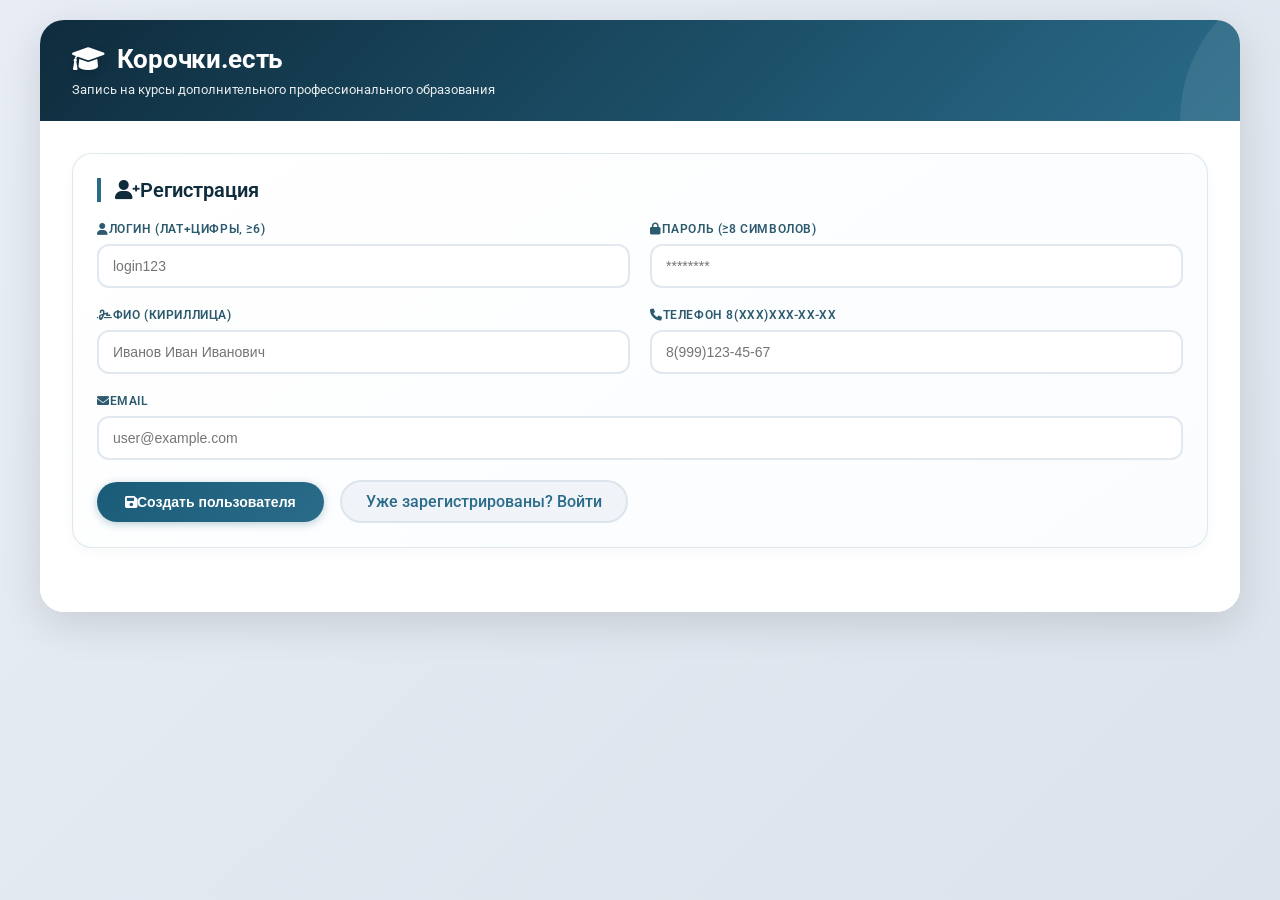
<file: index.html>
<!DOCTYPE html>
<html lang="ru">
<head>
    <meta charset="UTF-8">
    <meta name="viewport" content="width=device-width, initial-scale=1.0">
    <title>Корочки.есть | Запись на курсы</title>
    <link href="https://fonts.googleapis.com/css2?family=Roboto:wght@300;400;500;700&display=swap" rel="stylesheet">
    <link rel="stylesheet" href="https://cdnjs.cloudflare.com/ajax/libs/font-awesome/6.0.0-beta3/css/all.min.css">
    <link rel="stylesheet" href="style.css">
</head>
<body>
<div class="main-wrapper">
    <div class="top-header">
        <h1><i class="fas fa-graduation-cap"></i>Корочки.есть</h1>
        <p>Запись на курсы дополнительного профессионального образования</p>
    </div>
    <div class="content-box">
        <!-- ===== БЛОК РЕГИСТРАЦИИ ===== -->
        <div class="form-card" id="blockRegistraciya">
            <h2><i class="fas fa-user-plus"></i>Регистрация</h2>
            <form id="formaRegistracii">
                <div class="form-row">
                    <div class="input-group">
                        <label><i class="fas fa-user"></i>Логин (лат+цифры, ≥6)</label>
                        <input type="text" id="regLogin" placeholder="login123" required>
                    </div>
                    <div class="input-group">
                        <label><i class="fas fa-lock"></i>Пароль (≥8 символов)</label>
                        <input type="password" id="regPassword" placeholder="********" required>
                    </div>
                </div>
                <div class="form-row">
                    <div class="input-group">
                        <label><i class="fas fa-signature"></i>ФИО (кириллица)</label>
                        <input type="text" id="regFio" placeholder="Иванов Иван Иванович" required>
                    </div>
                    <div class="input-group">
                        <label><i class="fas fa-phone"></i>Телефон 8(XXX)XXX-XX-XX</label>
                        <input type="text" id="regPhone" placeholder="8(999)123-45-67" required>
                    </div>
                </div>
                <div class="form-row">
                    <div class="input-group">
                        <label><i class="fas fa-envelope"></i>Email</label>
                        <input type="email" id="regEmail" placeholder="user@example.com" required>
                    </div>
                </div>
                <button class="btn-primary" onclick="registerNewUser()"><i class="fas fa-save"></i>Создать пользователя</button>
                <a type="button" id="perehodVhod" class="btn-secondary" href="auth.html" style="margin-left: 12px;">Уже зарегистрированы? Войти</a>
            </form>
        </div>
    </div>
</div>
<script src="./js/auth.js"></script>
</body>
</html>
</file>
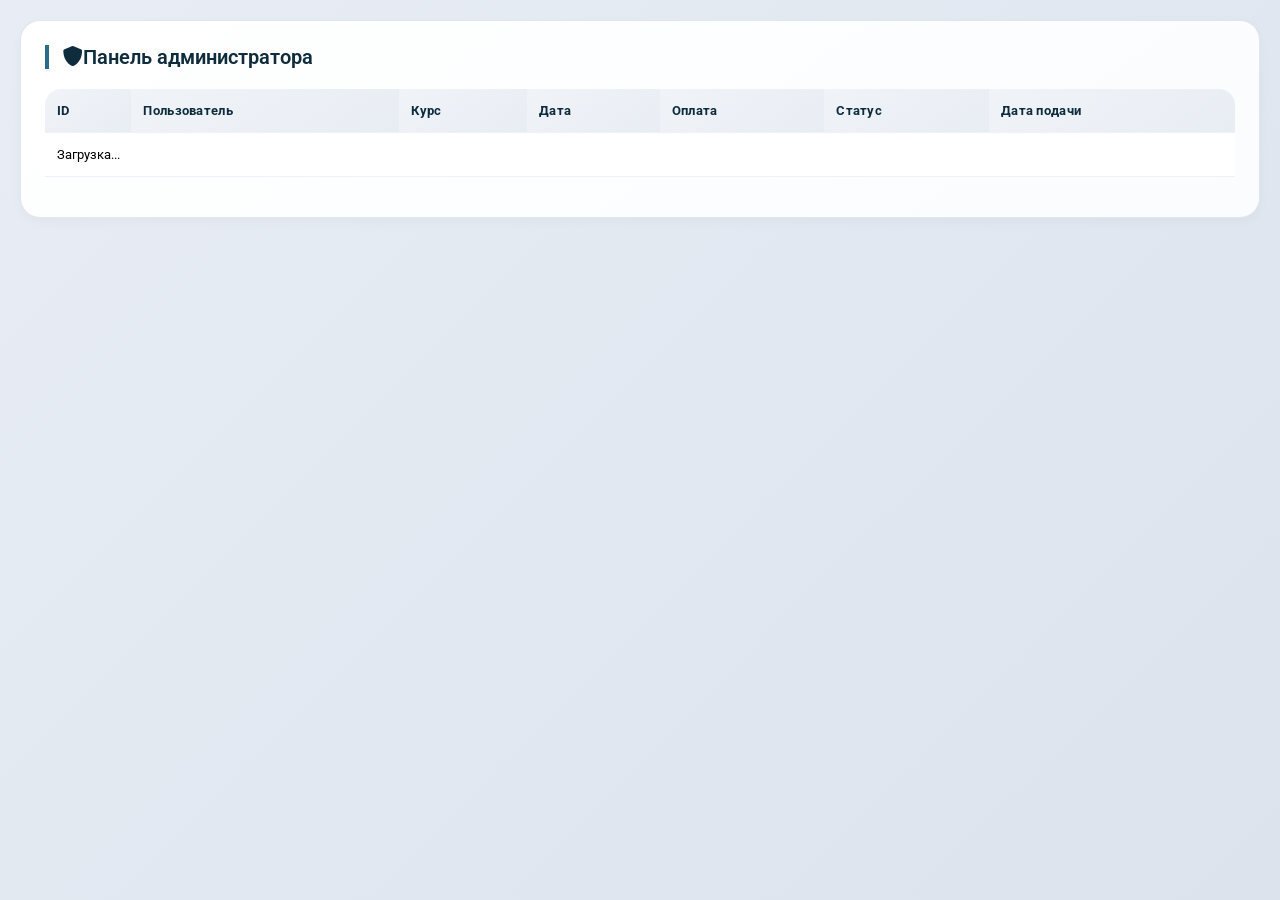
<file: adminpanel.html>
<!DOCTYPE html>
<html lang="en">
<head>
    <meta charset="UTF-8">
    <meta name="viewport" content="width=device-width, initial-scale=1.0">
    <title>Корочки.есть | Запись на курсы</title>
    <link href="https://fonts.googleapis.com/css2?family=Roboto:wght@300;400;500;700&display=swap" rel="stylesheet">
    <link rel="stylesheet" href="https://cdnjs.cloudflare.com/ajax/libs/font-awesome/6.0.0-beta3/css/all.min.css">
    <link rel="stylesheet" href="style.css">
</head>
<body>
    <div id="mainAppContent">
    <!-- Панель администратора -->
    <div class="form-card" id="adminPanel">
        <h2><i class="fas fa-shield-alt"></i>Панель администратора</h2>
        <div class="table-block">
            <table class="data-grid" id="adminTable">
                <thead>
                    <tr><th>ID</th><th>Пользователь</th><th>Курс</th><th>Дата</th><th>Оплата</th><th>Статус</th><th>Дата подачи</th></tr>
                </thead>
                <tbody id="adminTableBody">
                    <tr><td colspan="7">Загрузка... </td></tr>
                </tbody>
            </table>
        </div>
    </div>
    </div>
    <script src="./js/admin.js"></script>
</body>
</html>
</file>
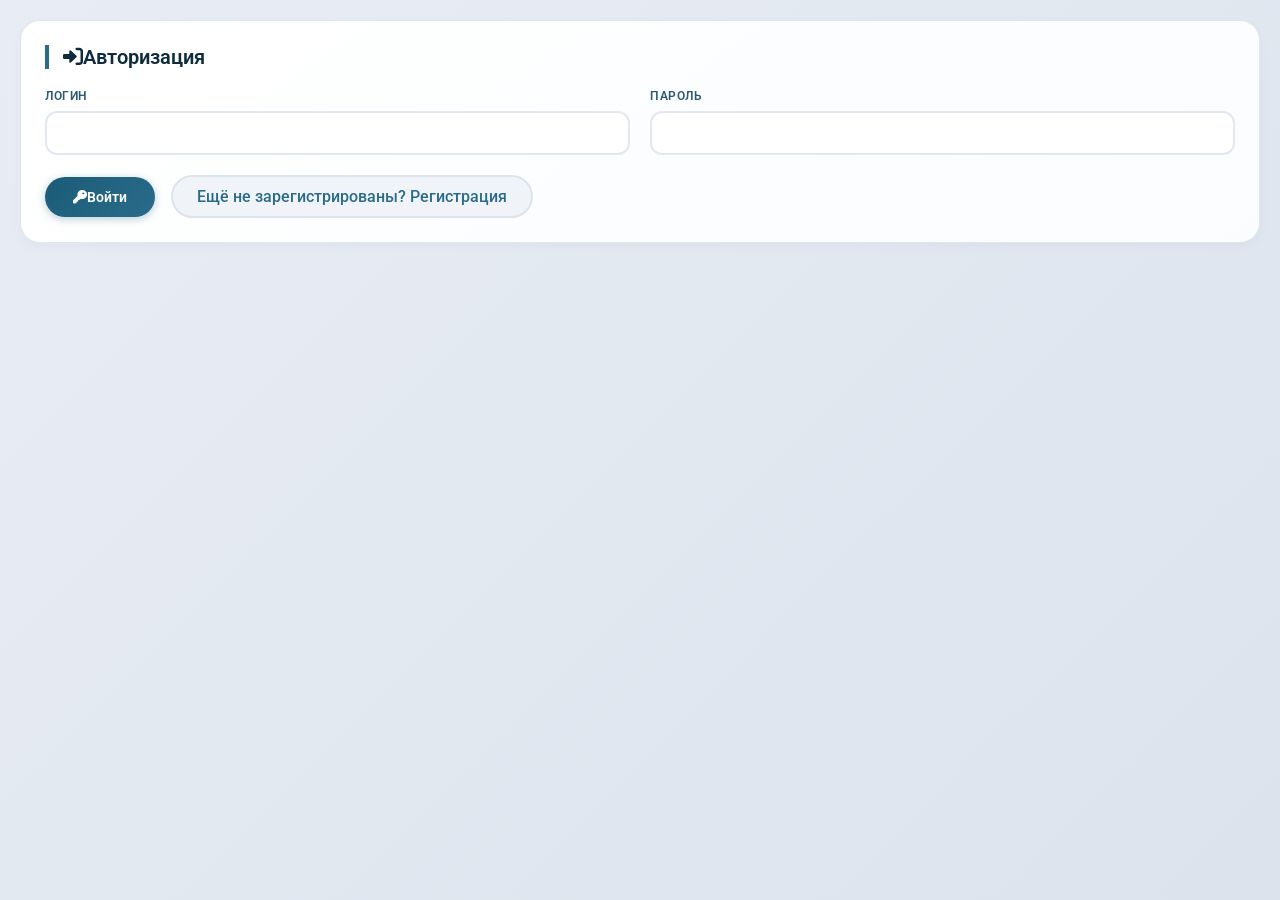
<file: auth.html>
<!DOCTYPE html>
<html lang="en">
<head>
    <meta charset="UTF-8">
    <meta name="viewport" content="width=device-width, initial-scale=1.0">
    <title>Корочки.есть | Запись на курсы</title>
    <link href="https://fonts.googleapis.com/css2?family=Roboto:wght@300;400;500;700&display=swap" rel="stylesheet">
    <link rel="stylesheet" href="https://cdnjs.cloudflare.com/ajax/libs/font-awesome/6.0.0-beta3/css/all.min.css">
    <link rel="stylesheet" href="style.css">
</head>
<body>
    <!-- ===== БЛОК АВТОРИЗАЦИИ ===== -->
    <div class="form-card" id="blockAvtorizaciya">
        <h2><i class="fas fa-sign-in-alt"></i>Авторизация</h2>
        <form id="formaAvtorizacii">
            <div class="form-row">
                <div class="input-group">
                    <label>Логин</label>
                    <input type="text" id="authLogin" required>
                </div>
                <div class="input-group">
                    <label>Пароль</label>
                    <input type="password" id="authPassword" required>
                </div>
            </div>
            <a class="btn-primary" onclick="authenticateUser()"><i class="fas fa-key"></i>Войти</a>
            <a type="button" id="perehodReg" class="btn-secondary" href="index.html" style="margin-left: 12px;">Ещё не зарегистрированы? Регистрация</a>
        </form>
    </div>
    <script src="./js/auth.js"></script>
</body>
</html>
</file>
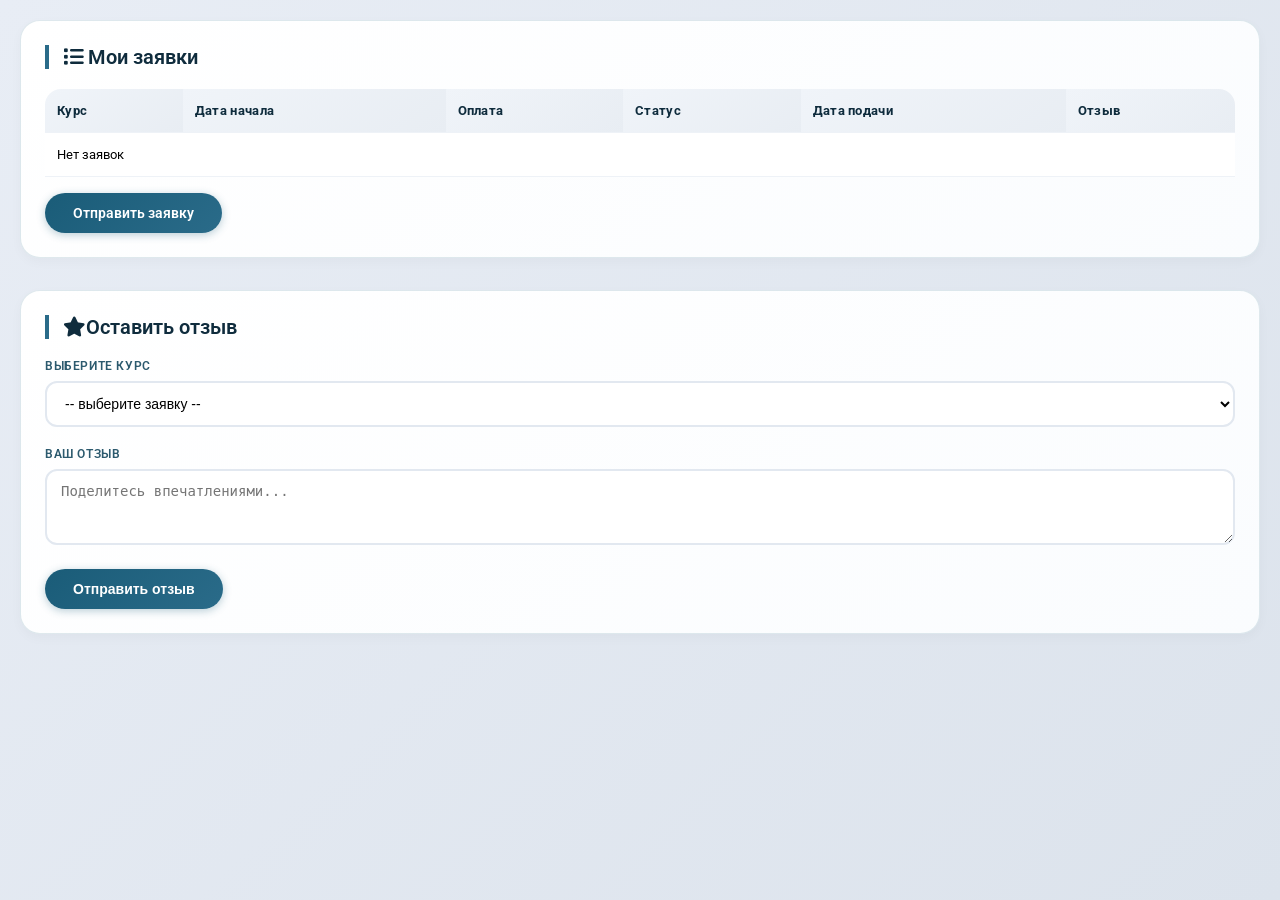
<file: content.html>
<!DOCTYPE html>
<html lang="en">
<head>
    <meta charset="UTF-8">
    <meta name="viewport" content="width=device-width, initial-scale=1.0">
    <title>Корочки.есть | Запись на курсы</title>
    <link href="https://fonts.googleapis.com/css2?family=Roboto:wght@300;400;500;700&display=swap" rel="stylesheet">
    <link rel="stylesheet" href="https://cdnjs.cloudflare.com/ajax/libs/font-awesome/6.0.0-beta3/css/all.min.css">
    <link rel="stylesheet" href="style.css">
</head>
<body>
<!-- ===== ОСНОВНОЙ КОНТЕНТ ПОСЛЕ ВХОДА ===== -->
<div id="mainAppContent">
    <!-- Мои заявки -->
    <div class="form-card">
        <h2><i class="fas fa-list"></i> Мои заявки</h2>
        <div class="table-block">
            <table class="data-grid" id="myTicketsTable">
                <thead>
                <tr><th>Курс</th><th>Дата начала</th><th>Оплата</th><th>Статус</th><th>Дата подачи</th><th>Отзыв</th></tr>
                </thead>
                <tbody id="myTicketsBody">
                <tr><td colspan="6">Нет заявок</td></tr>
                </tbody>
            </table>
        </div>
        <a type="submit" class="btn-primary" href="zayavka.html">Отправить заявку</a>
    </div>
    <!-- Отзывы -->
    <div class="form-card">
        <h2><i class="fas fa-star"></i>Оставить отзыв</h2>
        <div class="form-row">
            <div class="input-group">
                <label>Выберите курс</label>
                <select id="otzyvKursId">
                    <option value="">-- выберите заявку --</option>
                </select>
            </div>
        </div>
        <div class="form-row">
            <div class="input-group">
                <label>Ваш отзыв</label>
                <textarea id="otzyvText" rows="3" placeholder="Поделитесь впечатлениями..."></textarea>
            </div>
        </div>
        <button id="sendOtzyvBtn" class="btn-primary" onclick="submitNewReview()">Отправить отзыв</button>
    </div>
</div>
<script src="js/content.js"></script>
</body>
</html>
</file>
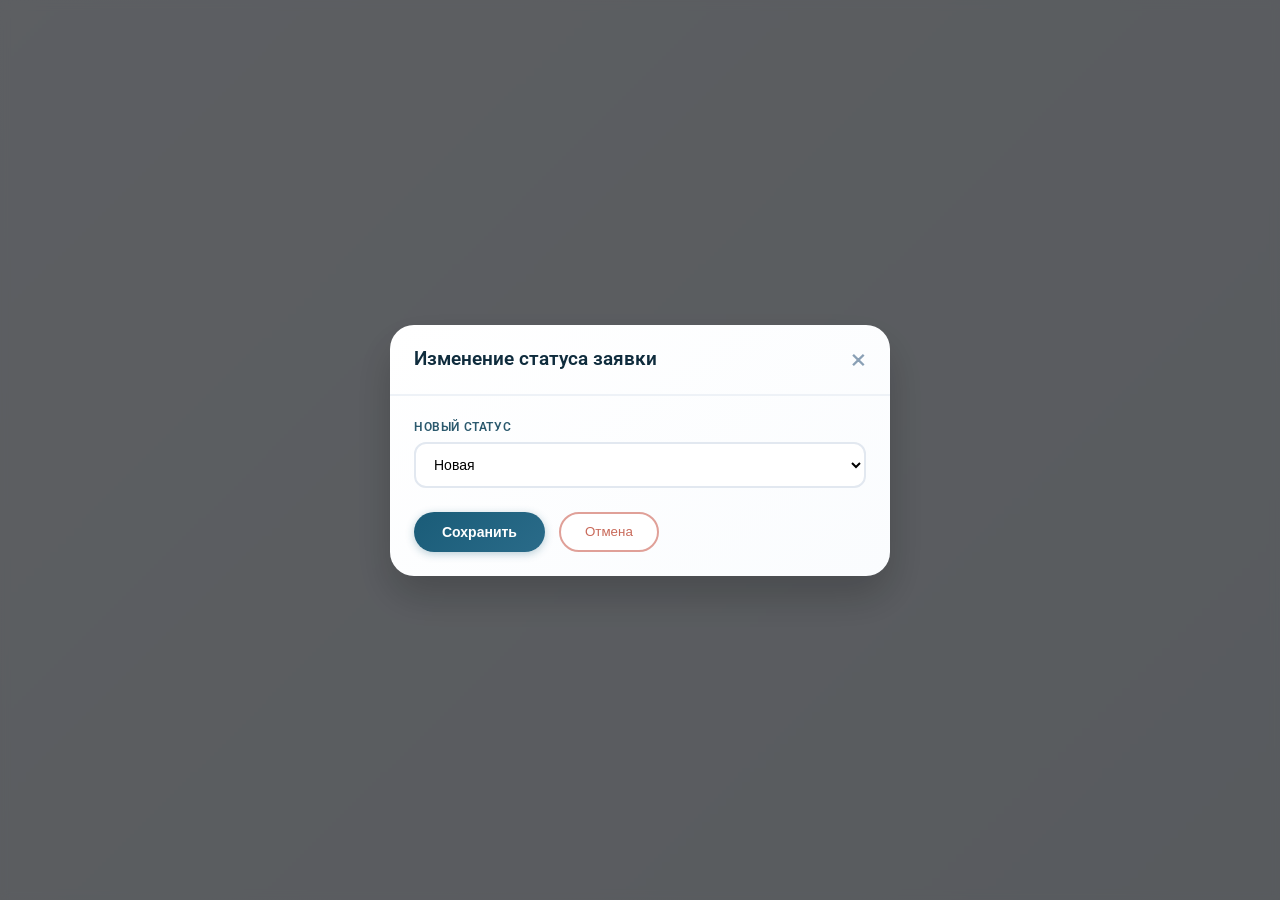
<file: poppap.html>
<!DOCTYPE html>
<html lang="en">
<head>
    <meta charset="UTF-8">
    <meta name="viewport" content="width=device-width, initial-scale=1.0">
    <title>Корочки.есть | Запись на курсы</title>
    <link href="https://fonts.googleapis.com/css2?family=Roboto:wght@300;400;500;700&display=swap" rel="stylesheet">
    <link rel="stylesheet" href="https://cdnjs.cloudflare.com/ajax/libs/font-awesome/6.0.0-beta3/css/all.min.css">
    <link rel="stylesheet" href="style.css">
</head>
<body>
<!-- Модальное окно для редактирования статуса (админ) -->
<div id="statusModal" class="modal-overlay" style="display: flex;">
    <div class="modal-window">
        <div class="modal-header">
            <h3>Изменение статуса заявки</h3>
            <span class="modal-close" id="closeStatusModal">&times;</span>
        </div>
        <div class="modal-body">
            <form id="statusChangeForm">
                <input type="hidden" id="statusZayavkaId">
                <div class="input-group">
                    <label>Новый статус</label>
                    <select id="newStatusSelect">
                        <option value="new">Новая</option>
                        <option value="learning">Идет обучение</option>
                        <option value="finished">Обучение завершено</option>
                    </select>
                </div>
                <div class="form-buttons">
                    <button type="submit" class="btn-primary">Сохранить</button>
                    <button type="button" class="btn-danger" id="cancelStatusBtn">Отмена</button>
                </div>
            </form>
        </div>
    </div>
</div>
</body>
</html>
</file>
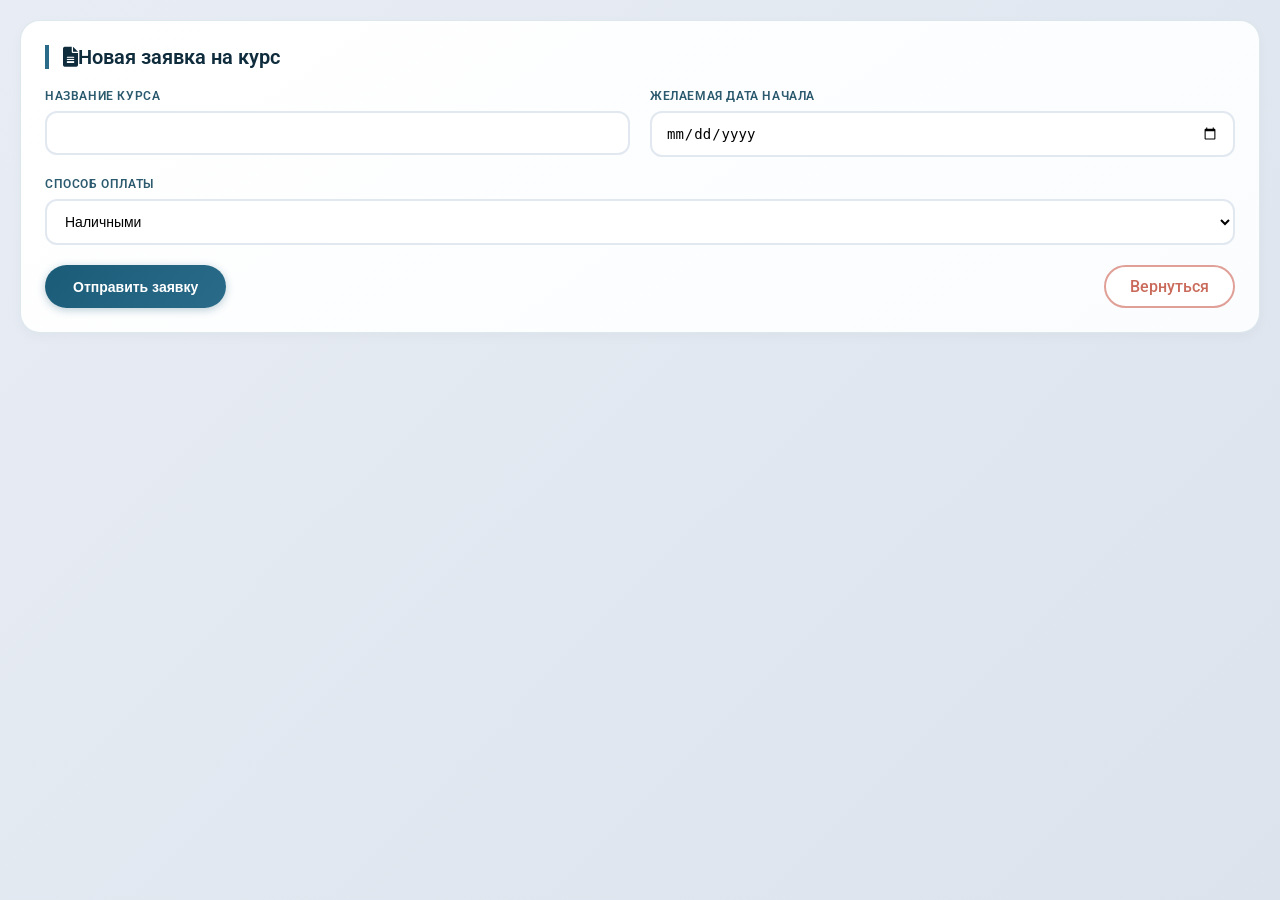
<file: zayavka.html>
<!DOCTYPE html>
<html lang="en">
<head>
    <meta charset="UTF-8">
    <meta name="viewport" content="width=device-width, initial-scale=1.0">
    <title>Корочки.есть | Запись на курсы</title>
    <link href="https://fonts.googleapis.com/css2?family=Roboto:wght@300;400;500;700&display=swap" rel="stylesheet">
    <link rel="stylesheet" href="https://cdnjs.cloudflare.com/ajax/libs/font-awesome/6.0.0-beta3/css/all.min.css">
    <link rel="stylesheet" href="style.css">
</head>
<body>
<div id="mainAppContent">
    <!-- Создание заявки -->
    <div class="form-card">
        <h2><i class="fas fa-file-alt"></i>Новая заявка на курс</h2>
        <form id="formaZayavki">
            <div class="form-row">
                <div class="input-group">
                    <label>Название курса</label>
                    <input type="text" id="kursName" required>
                </div>
                <div class="input-group">
                    <label>Желаемая дата начала</label>
                    <input type="date" id="kursDate" required>
                </div>
            </div>
            <div class="form-row">
                <div class="input-group">
                    <label>Способ оплаты</label>
                    <select id="sposobOplaty">
                        <option value="cash">Наличными</option>
                        <option value="transfer">Перевод по номеру телефона</option>
                    </select>
                </div>
            </div>
            <div style="display: flex; justify-content: space-between;">
                <button class="btn-primary" onclick="createNewRequest()">Отправить заявку</button>
                <a href="content.html" class="btn-danger">Вернуться</a>
            </div>
        </form>
    </div>
</div>
<script src="js/request.js"></script>
</body>
</html>
</file>
<file: style.css>
* {
    margin: 0;
    padding: 0;
    box-sizing: border-box;
}

body {
    font-family: 'Roboto', sans-serif;
    background: linear-gradient(135deg, #e8edf5 0%, #dce3ec 100%);
    padding: 20px;
    min-height: 100vh;
}

.main-wrapper {
    max-width: 1300px;
    margin: 0 auto;
    background: white;
    border-radius: 24px;
    box-shadow: 0 12px 40px rgba(0,0,0,0.12);
    overflow: hidden;
    backdrop-filter: blur(2px);
}

.top-header {
    background: linear-gradient(135deg, #0f2c3d, #1a4b63, #2a6b89);
    color: white;
    padding: 24px 32px;
    position: relative;
    overflow: hidden;
}

.top-header::before {
    content: "";
    position: absolute;
    top: -50%;
    right: -20%;
    width: 300px;
    height: 300px;
    background: rgba(255,255,255,0.08);
    border-radius: 50%;
}

.top-header h1 {
    font-size: 26px;
    margin-bottom: 8px;
    position: relative;
    letter-spacing: -0.3px;
}

.top-header h1 i {
    margin-right: 12px;
    filter: drop-shadow(0 2px 4px rgba(0,0,0,0.2));
}

.top-header p {
    opacity: 0.9;
    font-size: 13px;
    position: relative;
}

.content-box {
    padding: 32px;
    background: #ffffff;
}

/* стили для форм */
.form-card {
    background: linear-gradient(145deg, #ffffff, #fafcfe);
    border-radius: 20px;
    padding: 24px;
    margin-bottom: 32px;
    border: 1px solid rgba(42, 107, 137, 0.15);
    box-shadow: 0 4px 12px rgba(0,0,0,0.03);
    transition: box-shadow 0.3s ease;
}

.form-card:hover {
    box-shadow: 0 8px 24px rgba(0,0,0,0.08);
}

.form-card h2 {
    font-size: 20px;
    margin-bottom: 20px;
    color: #0f2c3d;
    border-left: 4px solid #2a6b89;
    padding-left: 14px;
    font-weight: 600;
}

.form-row {
    display: flex;
    flex-wrap: wrap;
    gap: 20px;
    margin-bottom: 20px;
}

.input-group {
    flex: 1;
    min-width: 200px;
}

.input-group label {
    display: block;
    font-weight: 600;
    font-size: 12px;
    margin-bottom: 8px;
    color: #2c5a6e;
    text-transform: uppercase;
    letter-spacing: 0.6px;
}

.input-group input,
.input-group select,
.input-group textarea {
    width: 100%;
    padding: 12px 14px;
    border: 2px solid #e2e8f0;
    border-radius: 12px;
    font-size: 14px;
    transition: all 0.2s ease;
    background: #ffffff;
}

.input-group input:hover,
.input-group select:hover,
.input-group textarea:hover {
    border-color: #8db3c6;
}

.input-group input:focus,
.input-group select:focus,
.input-group textarea:focus {
    outline: none;
    border-color: #2a6b89;
    box-shadow: 0 0 0 3px rgba(42, 107, 137, 0.15);
}

.btn-primary {
    background: linear-gradient(135deg, #1a5c78, #2a6b89);
    color: white;
    border: none;
    padding: 12px 28px;
    border-radius: 40px;
    font-size: 14px;
    font-weight: 600;
    cursor: pointer;
    transition: all 0.25s ease;
    text-decoration: none;
    display: inline-block;
    text-align: center;
    box-shadow: 0 2px 8px rgba(26, 92, 120, 0.3);
}

.btn-primary:hover {
    background: linear-gradient(135deg, #0f4760, #1a5c78);
    transform: translateY(-2px);
    box-shadow: 0 6px 16px rgba(26, 92, 120, 0.4);
}

.btn-primary:active {
    transform: translateY(0);
}

.btn-secondary {
    color: #2a6b89;
    text-decoration: none;
    background: #f0f4f9;
    border: 2px solid #dce4ec;
    padding: 10px 24px;
    border-radius: 40px;
    cursor: pointer;
    transition: all 0.2s ease;
    display: inline-block;
    text-align: center;
    font-weight: 500;
}

.btn-secondary:hover {
    background: #e4ecf3;
    border-color: #2a6b89;
    transform: translateY(-1px);
}

.btn-danger {
    background: white;
    border: 2px solid #e0a098;
    color: #c96a5a;
    padding: 10px 24px;
    border-radius: 40px;
    cursor: pointer;
    text-decoration: none;
    display: inline-block;
    text-align: center;
    font-weight: 500;
    transition: all 0.2s ease;
}

.btn-status{
    border: 1px solid #2a6b89;
    padding: 8px 22px;
    border-radius: 40px;
    cursor: pointer;
    background: linear-gradient(135deg, #e8f2f7, #dcecf3);
    color: #1a5c78;
    display: inline-block;
    text-align: center;
    font-weight: 600;
    transition: all 0.2s ease;
}

.btn-status:hover {
    background: linear-gradient(135deg, #d4e6f0, #c8dee9);
    transform: scale(0.96);
}

.btn-danger:hover {
    background: linear-gradient(135deg, #c96a5a, #b85747);
    color: white;
    border-color: #b85747;
    transform: translateY(-1px);
}

.form-buttons{
    margin-top: 24px;
    display: flex;
    gap: 14px;
}

/* фильтры */
.filters-panel {
    background: linear-gradient(145deg, #fafcfe, #ffffff);
    border: 1px solid rgba(42, 107, 137, 0.2);
    border-radius: 18px;
    padding: 20px;
    margin-bottom: 32px;
    box-shadow: 0 2px 8px rgba(0,0,0,0.03);
}

.filters-panel h3 {
    font-size: 16px;
    margin-bottom: 16px;
    color: #0f2c3d;
    font-weight: 600;
}

.filters-line {
    display: flex;
    flex-wrap: wrap;
    gap: 16px;
    align-items: flex-end;
}

.filter-item {
    flex: 1;
    min-width: 140px;
}

.filter-item label {
    font-size: 11px;
    color: #6a8aa0;
    display: block;
    margin-bottom: 6px;
    font-weight: 600;
    letter-spacing: 0.5px;
}

.filter-item input,
.filter-item select {
    width: 100%;
    padding: 10px 12px;
    border: 2px solid #e2e8f0;
    border-radius: 10px;
    background: white;
    transition: border-color 0.2s ease;
}

.filter-item input:focus,
.filter-item select:focus {
    outline: none;
    border-color: #2a6b89;
}

/* таблица */
.table-block {
    overflow-x: auto;
    border-radius: 16px;
}

.data-grid {
    width: 100%;
    border-collapse: collapse;
    font-size: 13px;
    margin-bottom: 1rem;
    background: white;
}

.data-grid th,
.data-grid td {
    padding: 14px 12px;
    text-align: left;
    border-bottom: 1px solid #eef2f7;
}

.data-grid th {
    background: linear-gradient(145deg, #f0f4f9, #e8edf3);
    font-weight: 700;
    color: #0f2c3d;
    font-size: 13px;
    letter-spacing: 0.3px;
}

.data-grid tr {
    transition: all 0.2s ease;
}

.data-grid tr:hover {
    background: linear-gradient(90deg, #f8fbfe, #f0f5fa);
    transform: scale(1.01);
}

.status-tag {
    padding: 4px 12px;
    border-radius: 30px;
    font-size: 11px;
    font-weight: 600;
    white-space: nowrap;
    display: inline-block;
}

.status-new { background: linear-gradient(135deg, #e3f2fd, #d0e8f7); color: #1565c0; }
.status-learning { background: linear-gradient(135deg, #fff4e5, #ffe8cc); color: #e67e22; }
.status-done { background: linear-gradient(135deg, #e8f5e9, #d4edda); color: #2e7d32; }

.action-cell {
    display: flex;
    gap: 12px;
}

.action-cell button {
    background: none;
    border: none;
    cursor: pointer;
    font-size: 16px;
    transition: transform 0.1s ease;
}

.action-cell button:hover {
    transform: scale(1.1);
}

.modal-overlay {
    display: none;
    position: fixed;
    top: 0;
    left: 0;
    width: 100%;
    height: 100%;
    background: rgba(0,0,0,0.6);
    justify-content: center;
    align-items: center;
    z-index: 1000;
    backdrop-filter: blur(4px);
}

.modal-window {
    background: linear-gradient(145deg, #ffffff, #fafcfe);
    border-radius: 24px;
    width: 90%;
    max-width: 500px;
    animation: modalAppear 0.25s cubic-bezier(0.34, 1.2, 0.64, 1);
    box-shadow: 0 20px 40px rgba(0,0,0,0.2);
}

@keyframes modalAppear {
    from { opacity: 0; transform: scale(0.95) translateY(-20px); }
    to { opacity: 1; transform: scale(1) translateY(0); }
}

.modal-header {
    padding: 18px 24px;
    border-bottom: 2px solid #eef2f7;
    display: flex;
    justify-content: space-between;
    align-items: center;
}

.modal-header h3 {
    color: #0f2c3d;
    font-weight: 600;
}

.modal-close {
    font-size: 28px;
    cursor: pointer;
    transition: transform 0.1s ease;
    color: #8aa0b5;
}

.modal-close:hover {
    transform: scale(1.1);
    color: #c96a5a;
}

.modal-body {
    padding: 24px;
}

.toast-notify {
    position: fixed;
    bottom: 24px;
    right: 24px;
    background: linear-gradient(135deg, #0f2c3d, #1a4b63);
    color: white;
    padding: 12px 24px;
    border-radius: 40px;
    font-size: 13px;
    animation: toastShow 0.3s ease;
    z-index: 1100;
    box-shadow: 0 4px 16px rgba(0,0,0,0.2);
    font-weight: 500;
}

@keyframes toastShow {
    from { opacity: 0; transform: translateX(40px); }
    to { opacity: 1; transform: translateX(0); }
}

/* ===== ДОПОЛНИТЕЛЬНЫЙ АДАПТИВ ДЛЯ ВСЕХ УСТРОЙСТВ ===== */

/* Очень маленькие телефоны (до 480px) */
@media (max-width: 480px) {
    body {
        padding: 8px;
    }

    .top-header {
        padding: 14px 18px;
    }

    .top-header h1 {
        font-size: 18px;
    }

    .top-header p {
        font-size: 11px;
    }

    .content-box {
        padding: 12px;
    }

    .form-card {
        padding: 14px;
    }

    .form-card h2 {
        font-size: 16px;
    }

    .form-row {
        gap: 12px;
    }

    .input-group {
        min-width: 100%;
    }

    .input-group label {
        font-size: 11px;
    }

    .input-group input,
    .input-group select,
    .input-group textarea {
        padding: 8px 10px;
        font-size: 13px;
    }

    .form-buttons {
        flex-direction: column;
        gap: 8px;
    }

    .form-buttons .btn-primary,
    .form-buttons .btn-secondary,
    .form-buttons .btn-danger,
    .form-buttons .btn-status {
        width: 100%;
        text-align: center;
    }

    .filters-panel {
        padding: 12px;
    }

    .filters-line {
        flex-direction: column;
        gap: 10px;
    }

    .filter-item {
        width: 100%;
    }

    .data-grid th,
    .data-grid td {
        padding: 8px 6px;
        font-size: 11px;
    }

    .status-tag {
        font-size: 9px;
        padding: 2px 6px;
    }

    .action-cell {
        flex-direction: column;
        gap: 6px;
    }

    .action-cell button {
        font-size: 13px;
        padding: 4px 0;
    }

    .modal-window {
        width: 95%;
        max-width: none;
        margin: 20px auto;
    }

    .modal-header {
        padding: 10px 15px;
    }

    .modal-body {
        padding: 15px;
    }

    .toast-notify {
        bottom: 10px;
        right: 10px;
        left: 10px;
        text-align: center;
        border-radius: 20px;
    }
}

/* Планшеты (от 481px до 768px) */
@media (min-width: 481px) and (max-width: 768px) {
    body {
        padding: 12px;
    }

    .top-header h1 {
        font-size: 22px;
    }

    .content-box {
        padding: 20px;
    }

    .form-row {
        gap: 15px;
    }

    .input-group {
        min-width: calc(50% - 15px);
    }

    .form-buttons {
        flex-wrap: wrap;
    }

    .filters-line {
        gap: 12px;
    }

    .filter-item {
        min-width: calc(33% - 8px);
    }

    .data-grid th,
    .data-grid td {
        padding: 9px 8px;
        font-size: 12px;
    }

    .action-cell {
        gap: 8px;
    }
}

/* Ноутбуки и маленькие экраны (от 769px до 1024px) */
@media (min-width: 769px) and (max-width: 1024px) {
    .main-wrapper {
        max-width: 100%;
        margin: 0 16px;
    }

    .input-group {
        min-width: calc(33% - 12px);
    }

    .filter-item {
        min-width: calc(25% - 10px);
    }

    .data-grid th,
    .data-grid td {
        padding: 10px 9px;
        font-size: 12.5px;
    }
}

/* Стандартные ноутбуки и десктопы (1025px - 1366px) */
@media (min-width: 1025px) and (max-width: 1366px) {
    .main-wrapper {
        max-width: 1200px;
    }

    .input-group {
        min-width: 220px;
    }
}

/* Широкие мониторы (1367px - 1920px) */
@media (min-width: 1367px) and (max-width: 1920px) {
    .main-wrapper {
        max-width: 1400px;
    }

    .top-header h1 {
        font-size: 28px;
    }

    .content-box {
        padding: 32px;
    }

    .data-grid {
        font-size: 14px;
    }

    .data-grid th,
    .data-grid td {
        padding: 12px 14px;
    }
}

/* Очень широкие мониторы (1921px и более) */
@media (min-width: 1921px) {
    body {
        padding: 40px;
    }

    .main-wrapper {
        max-width: 1600px;
        border-radius: 28px;
    }

    .top-header {
        padding: 30px 45px;
    }

    .top-header h1 {
        font-size: 34px;
    }

    .top-header p {
        font-size: 16px;
    }

    .content-box {
        padding: 42px;
    }

    .form-card {
        padding: 30px;
    }

    .form-card h2 {
        font-size: 24px;
    }

    .input-group label {
        font-size: 14px;
    }

    .input-group input,
    .input-group select,
    .input-group textarea {
        padding: 12px 16px;
        font-size: 16px;
    }

    .btn-primary,
    .btn-secondary,
    .btn-danger,
    .btn-status {
        padding: 12px 28px;
        font-size: 16px;
    }

    .data-grid {
        font-size: 16px;
    }

    .data-grid th,
    .data-grid td {
        padding: 16px 18px;
    }

    .status-tag {
        font-size: 13px;
        padding: 5px 12px;
    }
}

/* Горизонтальная ориентация на телефонах */
@media (max-width: 768px) and (orientation: landscape) {
    .top-header {
        padding: 10px 20px;
    }

    .top-header h1 {
        font-size: 18px;
    }

    .form-card {
        padding: 12px;
    }

    .form-row {
        gap: 10px;
    }

    .filters-line {
        flex-direction: row;
        flex-wrap: wrap;
    }

    .filter-item {
        min-width: auto;
        flex: 1;
    }
}
</file>
